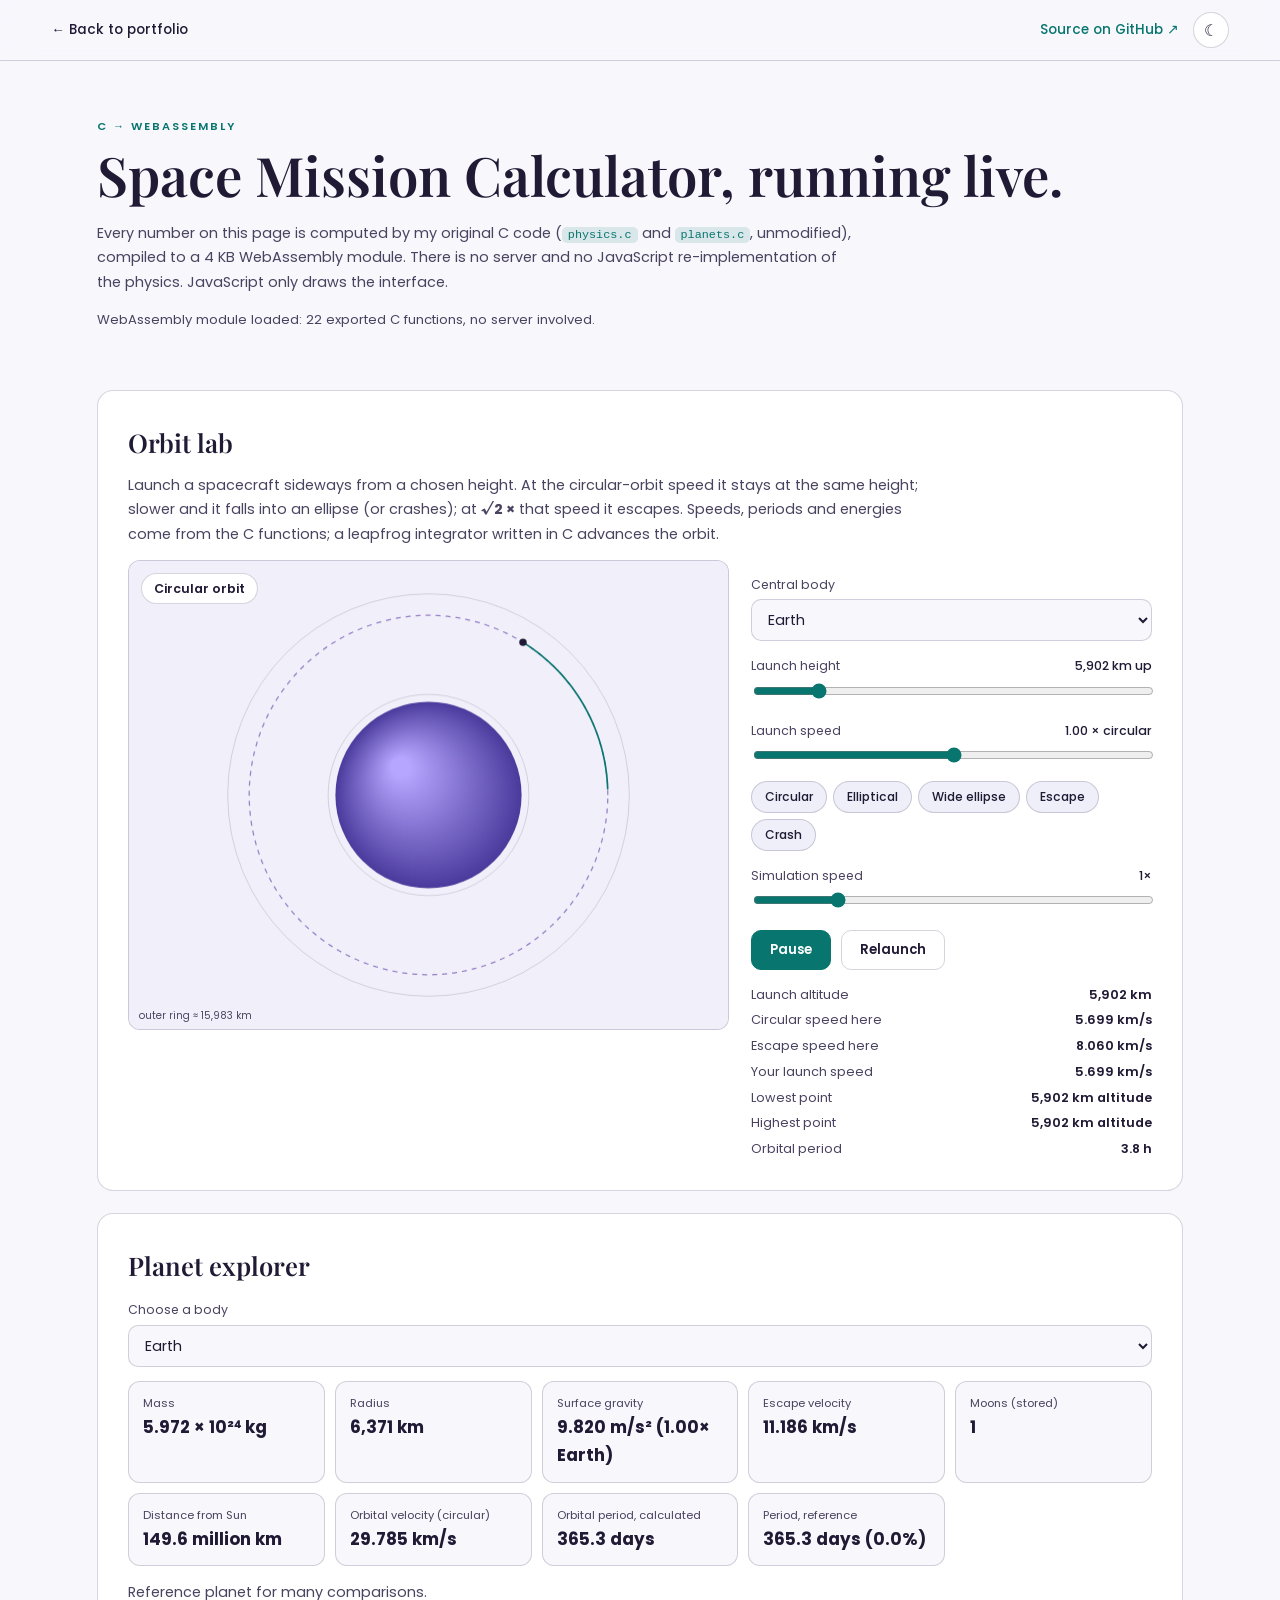
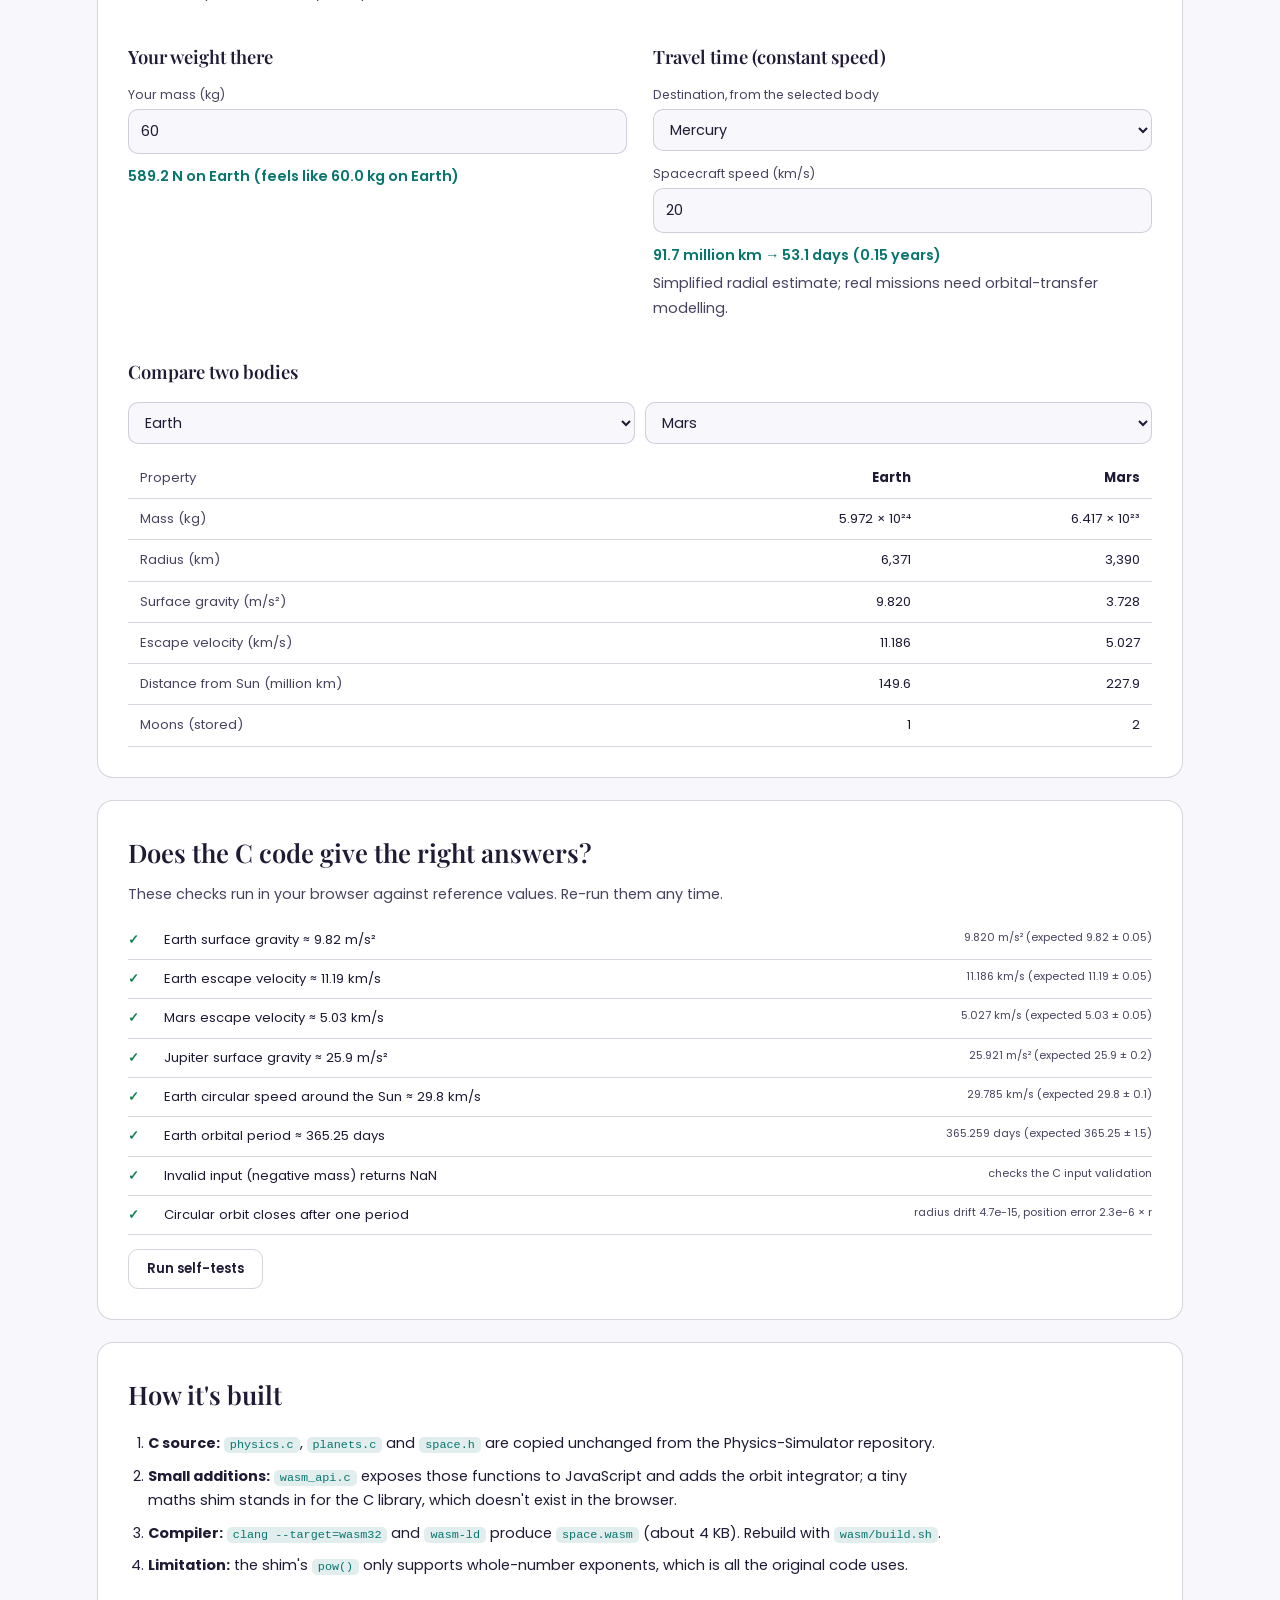
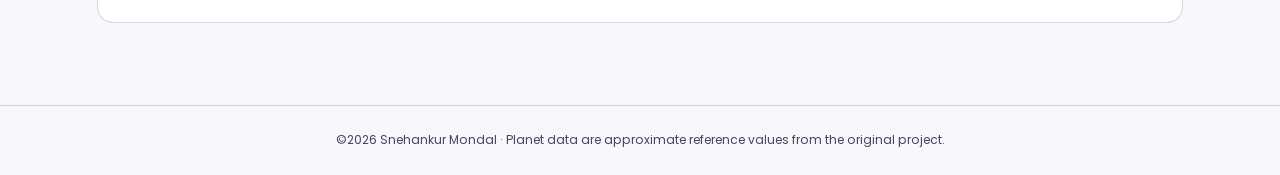
<file: simulator.html>
<!DOCTYPE html>
<html lang="en">
<head>
    <meta charset="UTF-8">
    <meta name="viewport" content="width=device-width, initial-scale=1.0">
    <title>Space Mission Calculator, live | Snehankur Mondal</title>
    <meta name="description" content="My C Space Mission Calculator compiled to WebAssembly and running in your browser: planetary physics, an interactive orbit lab and built-in self-tests.">
    <meta name="theme-color" content="#080b12">
    <meta property="og:title" content="Space Mission Calculator, live (C to WebAssembly)">
    <meta property="og:description" content="My C physics code compiled to WebAssembly and running in your browser.">
    <meta property="og:image" content="https://mondalsnehankur.github.io/Portfolio-mY_wEBSITE/og-image.jpg">
    <meta name="twitter:card" content="summary_large_image">
    <link rel="preconnect" href="https://fonts.googleapis.com">
    <link rel="preconnect" href="https://fonts.gstatic.com" crossorigin>
    <link href="https://fonts.googleapis.com/css2?family=Playfair+Display:wght@500;600&family=Poppins:wght@400;500;600&display=swap" rel="stylesheet">
    <link rel="stylesheet" href="simulator.css">
</head>
<body>
    <header class="sim-top">
        <a class="sim-back" href="index.html#project">← Back to portfolio</a>
        <div class="sim-top-actions">
            <a class="sim-link" href="https://github.com/mondalsnehankur/Physics-Simulator" target="_blank" rel="noopener noreferrer">Source on GitHub ↗</a>
            <button type="button" id="theme-toggle" class="sim-icon-btn" aria-label="Switch theme" title="Switch theme">☾</button>
        </div>
    </header>

    <main>
        <section class="sim-hero">
            <p class="sim-kicker">C → WEBASSEMBLY</p>
            <h1>Space Mission Calculator, running live.</h1>
            <p class="sim-lead">Every number on this page is computed by my original C code (<code>physics.c</code> and <code>planets.c</code>, unmodified), compiled to a 4&nbsp;KB WebAssembly module. There is no server and no JavaScript re-implementation of the physics. JavaScript only draws the interface.</p>
            <p class="sim-status" id="sim-load" role="status">Loading WebAssembly module…</p>
        </section>

        <div id="sim-app" hidden>
            <section class="sim-card" aria-labelledby="orbit-title">
                <h2 id="orbit-title">Orbit lab</h2>
                <p class="sim-muted">Launch a spacecraft sideways from a chosen height. At the circular-orbit speed it stays at the same height; slower and it falls into an ellipse (or crashes); at <strong>√2 ×</strong> that speed it escapes. Speeds, periods and energies come from the C functions; a leapfrog integrator written in C advances the orbit.</p>
                <div class="sim-orbit">
                    <div class="sim-canvas-wrap">
                        <canvas id="orbit-canvas" width="720" height="560" role="img" aria-label="Orbit simulation"></canvas>
                        <p class="sim-badge" id="orbit-state" aria-live="polite"></p>
                    </div>
                    <div class="sim-controls">
                        <label for="orbit-body">Central body</label>
                        <select id="orbit-body"></select>
                        <label for="orbit-radius">Launch height <output id="orbit-radius-out"></output></label>
                        <input type="range" id="orbit-radius" min="0" max="100" value="15">
                        <label for="orbit-speed">Launch speed <output id="orbit-speed-out"></output></label>
                        <input type="range" id="orbit-speed" min="0.30" max="1.70" step="0.01" value="1">
                        <div class="sim-presets" role="group" aria-label="Speed presets">
                            <button type="button" data-speed="1">Circular</button>
                            <button type="button" data-speed="0.88">Elliptical</button>
                            <button type="button" data-speed="1.3">Wide ellipse</button>
                            <button type="button" data-speed="1.42">Escape</button>
                            <button type="button" data-speed="0.55">Crash</button>
                        </div>
                        <label for="orbit-time">Simulation speed <output id="orbit-time-out"></output></label>
                        <input type="range" id="orbit-time" min="0.25" max="4" step="0.25" value="1">
                        <div class="sim-row">
                            <button type="button" class="sim-btn" id="orbit-play">Pause</button>
                            <button type="button" class="sim-btn sim-btn-ghost" id="orbit-reset">Relaunch</button>
                        </div>
                        <dl class="sim-stats" id="orbit-stats"></dl>
                    </div>
                </div>
            </section>

            <section class="sim-card" aria-labelledby="explore-title">
                <h2 id="explore-title">Planet explorer</h2>
                <label for="explore-body">Choose a body</label>
                <select id="explore-body"></select>
                <div class="sim-grid" id="explore-stats"></div>
                <p class="sim-muted" id="explore-notes"></p>
                <div class="sim-two">
                    <div>
                        <h3>Your weight there</h3>
                        <label for="weight-mass">Your mass (kg)</label>
                        <input type="number" id="weight-mass" min="1" max="500" value="60" inputmode="decimal">
                        <p class="sim-result" id="weight-out"></p>
                    </div>
                    <div>
                        <h3>Travel time (constant speed)</h3>
                        <label for="travel-to">Destination, from the selected body</label>
                        <select id="travel-to"></select>
                        <label for="travel-speed">Spacecraft speed (km/s)</label>
                        <input type="number" id="travel-speed" min="0.1" max="300" value="20" step="0.5" inputmode="decimal">
                        <p class="sim-result" id="travel-out"></p>
                        <p class="sim-muted">Simplified radial estimate; real missions need orbital-transfer modelling.</p>
                    </div>
                </div>
                <h3>Compare two bodies</h3>
                <div class="sim-row">
                    <select id="cmp-a" aria-label="First body"></select>
                    <select id="cmp-b" aria-label="Second body"></select>
                </div>
                <div class="sim-table-wrap"><table class="sim-table" id="cmp-table"></table></div>
            </section>

            <section class="sim-card" aria-labelledby="tests-title">
                <h2 id="tests-title">Does the C code give the right answers?</h2>
                <p class="sim-muted">These checks run in your browser against reference values. Re-run them any time.</p>
                <ul class="sim-tests" id="tests-list"></ul>
                <button type="button" class="sim-btn sim-btn-ghost" id="tests-run">Run self-tests</button>
            </section>

            <section class="sim-card" aria-labelledby="how-title">
                <h2 id="how-title">How it's built</h2>
                <ol class="sim-how">
                    <li><strong>C source:</strong> <code>physics.c</code>, <code>planets.c</code> and <code>space.h</code> are copied unchanged from the Physics-Simulator repository.</li>
                    <li><strong>Small additions:</strong> <code>wasm_api.c</code> exposes those functions to JavaScript and adds the orbit integrator; a tiny maths shim stands in for the C library, which doesn't exist in the browser.</li>
                    <li><strong>Compiler:</strong> <code>clang --target=wasm32</code> and <code>wasm-ld</code> produce <code>space.wasm</code> (about 4&nbsp;KB). Rebuild with <code>wasm/build.sh</code>.</li>
                    <li><strong>Limitation:</strong> the shim's <code>pow()</code> only supports whole-number exponents, which is all the original code uses.</li>
                </ol>
            </section>
        </div>
        <noscript><p class="sim-status">This demo needs JavaScript and WebAssembly.</p></noscript>
    </main>
    <footer class="sim-foot">©2026 Snehankur Mondal · Planet data are approximate reference values from the original project.</footer>

    <script src="wasm/space-wasm.js"></script>
    <script src="simulator.js"></script>
    <script src="site-config.js"></script>
    <script src="analytics.js"></script>
</body>
</html>
</file>
<file: simulator.css>
:root { --page:#080b12; --panel:#111827; --soft:#172033; --ink:#edf4fb; --muted:#a5b2c6; --line:rgba(173,191,213,.18); --accent:#67e8d1; --accent2:#a78bfa; --good:#3ddc97; --bad:#ff7a7a; --canvas:#0b1220; color-scheme:dark; }
:root[data-theme="light"] { --page:#f7f7fc; --panel:#ffffff; --soft:#eeeff8; --ink:#201a35; --muted:#4a4360; --line:rgba(54,43,83,.2); --accent:#08756e; --accent2:#5934a5; --good:#11824f; --bad:#c0392b; --canvas:#f1f0fa; color-scheme:light; }
* { box-sizing: border-box; }
body { margin:0; background:var(--page); color:var(--ink); font:400 .9rem/1.7 'Poppins',sans-serif; }
h1,h2,h3 { margin:0; font-family:'Playfair Display',serif; font-weight:600; }
h2 { font-size:1.6rem; margin-bottom:8px; } h3 { font-size:1.15rem; margin:22px 0 6px; }
code { background:color-mix(in srgb,var(--accent) 12%,transparent); color:var(--accent); padding:1px 6px; border-radius:5px; font-size:.82em; }
a { color:var(--accent); }
.sim-top { position:sticky; top:0; z-index:10; display:flex; justify-content:space-between; align-items:center; gap:12px; padding:12px clamp(16px,4vw,56px); background:color-mix(in srgb,var(--page) 90%,transparent); backdrop-filter:blur(14px); border-bottom:1px solid var(--line); }
.sim-back,.sim-link { color:var(--ink); text-decoration:none; font-weight:500; font-size:.85rem; } .sim-link { color:var(--accent); }
.sim-top-actions { display:flex; align-items:center; gap:14px; }
.sim-icon-btn { width:36px; height:36px; border-radius:50%; border:1px solid var(--line); background:var(--panel); color:var(--ink); cursor:pointer; font-size:1rem; }
main { padding:0 clamp(16px,6vw,96px) 60px; max-width:1240px; margin:0 auto; }
.sim-hero { padding:56px 0 24px; } .sim-hero h1 { font-size:clamp(2rem,4.6vw,3.4rem); line-height:1.15; margin:8px 0 14px; }
.sim-kicker { margin:0; font-size:.7rem; letter-spacing:.18em; font-weight:600; color:var(--accent); }
.sim-lead { max-width:760px; color:var(--muted); } .sim-muted { color:var(--muted); margin:4px 0 14px; max-width:820px; }
.sim-status { color:var(--muted); font-size:.82rem; }
.sim-card { margin:22px 0; padding:clamp(16px,3vw,30px); background:var(--panel); border:1px solid var(--line); border-radius:16px; }
.sim-orbit { display:grid; grid-template-columns:minmax(0,1.5fr) minmax(260px,1fr); gap:22px; align-items:start; }
.sim-canvas-wrap { position:relative; border:1px solid var(--line); border-radius:12px; overflow:hidden; background:var(--canvas); }
#orbit-canvas { display:block; width:100%; height:auto; }
.sim-badge { position:absolute; left:12px; top:12px; margin:0; padding:4px 12px; border-radius:999px; background:var(--panel); border:1px solid var(--line); font-size:.78rem; font-weight:600; }
.sim-controls label { display:flex; justify-content:space-between; margin:14px 0 4px; font-size:.78rem; color:var(--muted); }
.sim-controls output { color:var(--ink); font-weight:500; }
input[type=range] { width:100%; accent-color:var(--accent); }
select,input[type=number] { width:100%; padding:9px 12px; border-radius:10px; border:1px solid var(--line); background:var(--page); color:var(--ink); font:inherit; }
label { display:block; font-size:.78rem; color:var(--muted); margin:12px 0 4px; }
.sim-presets { display:flex; flex-wrap:wrap; gap:6px; margin:10px 0 0; }
.sim-presets button,.sim-btn { border:1px solid var(--line); background:var(--soft); color:var(--ink); border-radius:999px; padding:6px 13px; font:500 .76rem 'Poppins',sans-serif; cursor:pointer; }
.sim-btn { background:var(--accent); color:#06120f; border-color:var(--accent); font-weight:600; padding:9px 18px; border-radius:10px; font-size:.82rem; }
:root[data-theme="light"] .sim-btn { color:#fff; }
.sim-btn-ghost { background:transparent; color:var(--ink) !important; border-color:var(--line); }
.sim-presets button:hover,.sim-btn-ghost:hover { border-color:var(--accent); }
.sim-row { display:flex; gap:10px; flex-wrap:wrap; margin:14px 0; } .sim-row select { flex:1; min-width:140px; }
.sim-stats { display:grid; grid-template-columns:1fr auto; gap:4px 12px; margin:12px 0 0; font-size:.8rem; }
.sim-stats dt { color:var(--muted); } .sim-stats dd { margin:0; font-weight:600; text-align:right; font-variant-numeric:tabular-nums; }
.sim-grid { display:grid; grid-template-columns:repeat(auto-fill,minmax(170px,1fr)); gap:10px; margin:14px 0; }
.sim-stat { padding:12px 14px; border:1px solid var(--line); border-radius:12px; background:var(--page); }
.sim-stat span { display:block; font-size:.7rem; color:var(--muted); } .sim-stat strong { font-size:1.05rem; font-variant-numeric:tabular-nums; }
.sim-two { display:grid; grid-template-columns:repeat(auto-fit,minmax(260px,1fr)); gap:26px; }
.sim-result { margin:10px 0 0; font-weight:600; color:var(--accent); }
.sim-table-wrap { overflow-x:auto; } .sim-table { width:100%; border-collapse:collapse; font-size:.82rem; }
.sim-table th,.sim-table td { padding:9px 12px; border-bottom:1px solid var(--line); text-align:right; font-variant-numeric:tabular-nums; } .sim-table th:first-child,.sim-table td:first-child { text-align:left; color:var(--muted); font-weight:400; }
.sim-tests { list-style:none; padding:0; margin:0 0 14px; } .sim-tests li { display:grid; grid-template-columns:28px 1fr auto; gap:8px; padding:8px 0; border-bottom:1px solid var(--line); font-size:.82rem; }
.sim-tests .ok { color:var(--good); font-weight:700; } .sim-tests .fail { color:var(--bad); font-weight:700; } .sim-tests small { color:var(--muted); }
.sim-how { padding-left:20px; max-width:820px; } .sim-how li { margin-bottom:8px; }
.sim-foot { text-align:center; padding:24px; color:var(--muted); font-size:.76rem; border-top:1px solid var(--line); }
:focus-visible { outline:2px solid var(--accent); outline-offset:2px; }
@media (max-width:860px) { .sim-orbit { grid-template-columns:1fr; } .sim-link { display:none; } }
</file>
